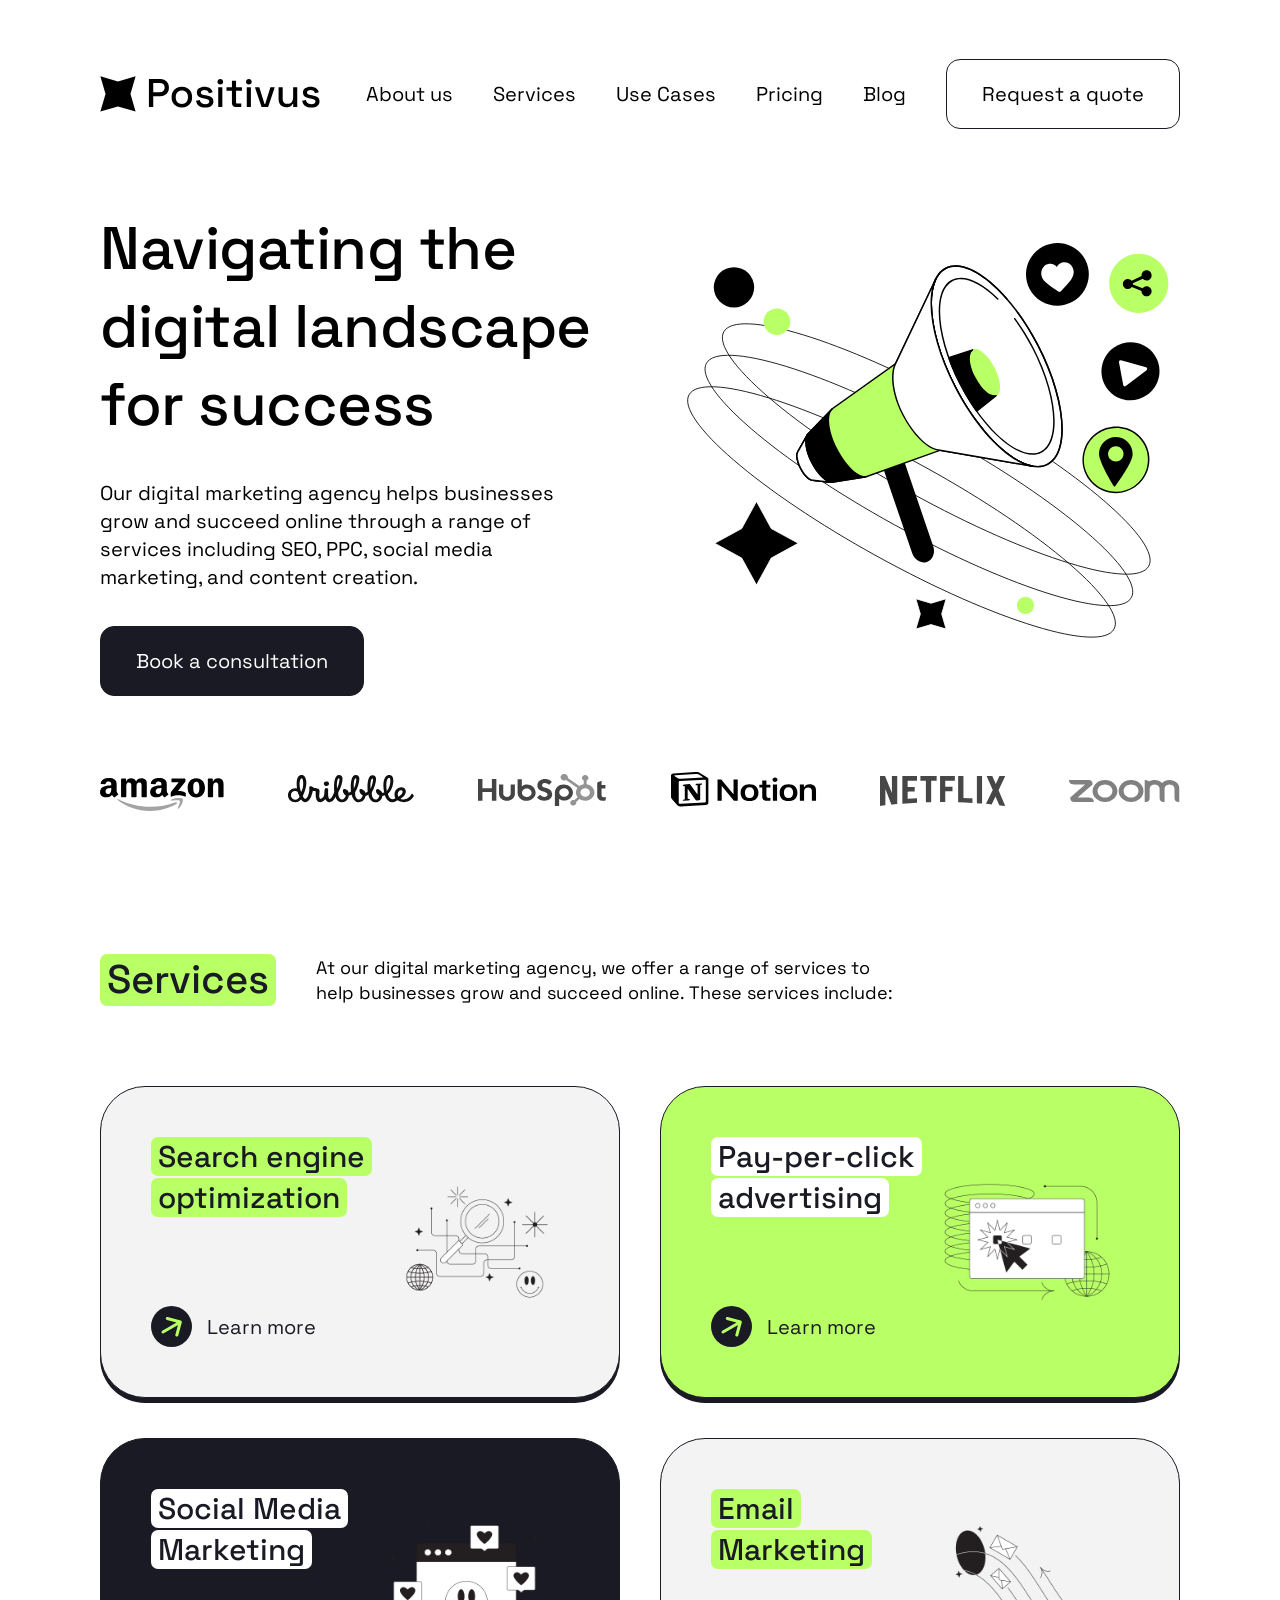
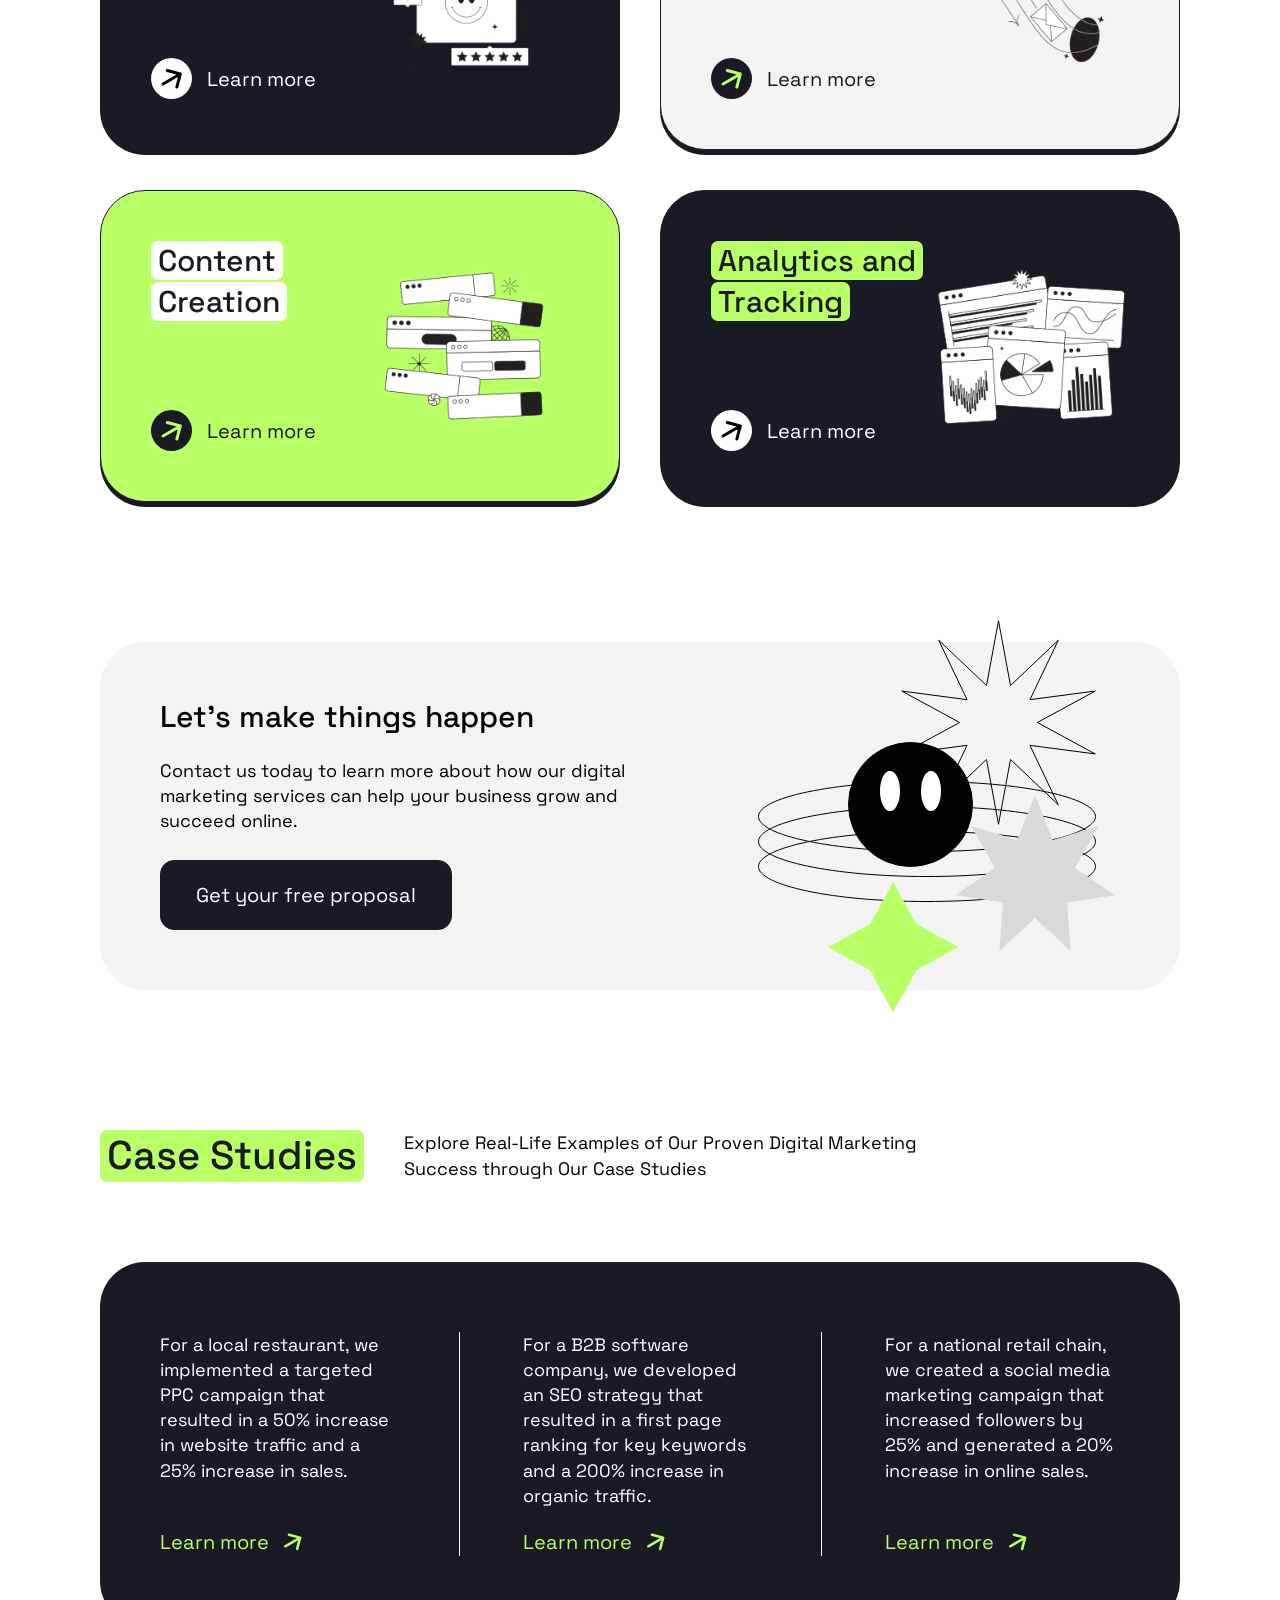
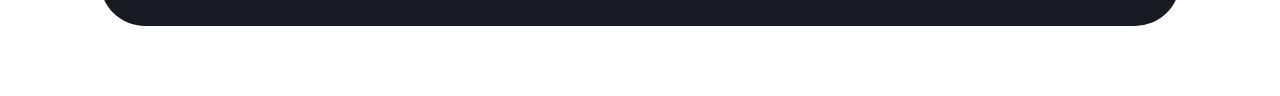
<file: parte-1/index.html>
<!doctype html>
<html lang="en">
  <head>
    <meta charset="UTF-8" />
    <meta name="viewport" content="width=device-width, initial-scale=1.0" />
    <meta
      name="description"
      content="Positivus — Digital marketing agency helping businesses grow and succeed online through SEO, PPC, social media marketing, and content creation."
    />
    <title>Positivus — Navigating the digital landscape for success</title>
    <link rel="preconnect" href="https://fonts.googleapis.com" />
    <link rel="preconnect" href="https://fonts.gstatic.com" crossorigin />
    <link
      href="https://fonts.googleapis.com/css2?family=Space+Grotesk:wght@400;500;700&display=swap"
      rel="stylesheet"
    />
    <link rel="stylesheet" href="css/base.css" />
    <link rel="stylesheet" href="css/header.css" />
    <link rel="stylesheet" href="css/hero.css" />
    <link rel="stylesheet" href="css/services.css" />
    <link rel="stylesheet" href="css/cta.css" />
    <link rel="stylesheet" href="css/case-studies.css" />
    <link rel="stylesheet" href="css/responsive.css" />
  </head>
  <body>
    <a class="skip-link" href="#main">Skip to content</a>

    <!-- ============ HEADER ============ -->
    <header class="header" role="banner">
      <div class="container header__inner">
        <a class="header__logo" href="#" aria-label="Positivus home">
          <img src="assets/logos/positivus.svg" alt="Positivus" />
        </a>

        <nav class="header__nav" aria-label="Primary">
          <button
            class="nav__toggle"
            aria-expanded="false"
            aria-controls="nav-menu"
            aria-label="Open menu"
          >
            <span></span><span></span><span></span>
          </button>
          <ul class="nav__list" id="nav-menu">
            <li><a href="#about">About us</a></li>
            <li><a href="#services">Services</a></li>
            <li><a href="#use-cases">Use Cases</a></li>
            <li><a href="#pricing">Pricing</a></li>
            <li><a href="#blog">Blog</a></li>
            <li>
              <a class="btn btn--secondary nav__cta" href="#contact"
                >Request a quote</a
              >
            </li>
          </ul>
        </nav>
      </div>
    </header>

    <main id="main">
      <!-- ============ HERO ============ -->
      <section class="hero" aria-labelledby="hero-title">
        <div class="container hero__inner">
          <div class="hero__text reveal">
            <h1 id="hero-title" class="hero__title">
              Navigating the digital landscape for success
            </h1>
            <p class="hero__desc">
              Our digital marketing agency helps businesses grow and succeed
              online through a range of services including SEO, PPC, social
              media marketing, and content creation.
            </p>
            <a href="#contact" class="btn btn--primary">Book a consultation</a>
          </div>

          <div class="hero__illustration reveal" aria-hidden="true">
            <img src="assets/hero/illustration.svg" alt="" />
          </div>
        </div>

        <!-- Company logos row -->
        <section class="container" aria-label="Trusted by leading companies">
          <ul class="logo-row">
            <li class="company-logo">
              <img src="assets/logos/amazon.svg" alt="Amazon" />
            </li>
            <li class="company-logo">
              <img src="assets/logos/dribbble.svg" alt="Dribbble" />
            </li>
            <li class="company-logo">
              <img src="assets/logos/hubspot.svg" alt="Hubspot" />
            </li>
            <li class="company-logo">
              <img src="assets/logos/notion.svg" alt="Notion" />
            </li>
            <li class="company-logo">
              <img src="assets/logos/netflix.svg" alt="Netflix" />
            </li>
            <li class="company-logo">
              <img src="assets/logos/zoom.svg" alt="Zoom" />
            </li>
          </ul>
        </section>
      </section>

      <!-- ============ SERVICES ============ -->
      <section class="services" id="services" aria-labelledby="services-title">
        <div class="container">
          <header class="section-heading reveal">
            <h2 id="services-title" class="section-heading__title">
              <span class="tag tag--green">Services</span>
            </h2>
            <p class="section-heading__desc">
              At our digital marketing agency, we offer a range of services to
              help businesses grow and succeed online. These services include:
            </p>
          </header>

          <div class="services__grid">
            <!-- Card 1: SEO (grey + green tag) -->
            <article class="service-card service-card--grey reveal">
              <div class="service-card__text">
                <h3 class="service-card__title">
                  <span class="tag tag--green">Search engine</span>
                  <span class="tag tag--green">optimization</span>
                </h3>
                <a href="#" class="service-link service-link--dark">
                  <img
                    alt=""
                    class="service-link__icon"
                    src="assets/services/service-arrow-black.svg"
                    aria-hidden="true"
                  />
                  <span>Learn more</span>
                </a>
              </div>
              <div class="service-card__illustration">
                <img src="assets/services/seo.png" alt="" loading="lazy" />
              </div>
            </article>

            <!-- Card 2: PPC (green + white tag) -->
            <article class="service-card service-card--green reveal">
              <div class="service-card__text">
                <h3 class="service-card__title">
                  <span class="tag tag--white">Pay-per-click</span>
                  <span class="tag tag--white">advertising</span>
                </h3>
                <a href="#" class="service-link service-link--dark">
                  <img
                    alt=""
                    class="service-link__icon"
                    src="assets/services/service-arrow-black.svg"
                    aria-hidden="true"
                  />
                  <span>Learn more</span>
                </a>
              </div>
              <div class="service-card__illustration">
                <img src="assets/services/ppc.png" alt="" loading="lazy" />
              </div>
            </article>

            <!-- Card 3: Social Media (dark + white tag) -->
            <article class="service-card service-card--dark reveal">
              <div class="service-card__text">
                <h3 class="service-card__title">
                  <span class="tag tag--white">Social Media</span>
                  <span class="tag tag--white">Marketing</span>
                </h3>
                <a href="#" class="service-link service-link--light">
                  <img
                    alt=""
                    class="service-link__icon"
                    src="assets/services/service-arrow-white.svg"
                    aria-hidden="true"
                  />
                  <span>Learn more</span>
                </a>
              </div>
              <div class="service-card__illustration">
                <img
                  src="assets/services/social-media.png"
                  alt=""
                  loading="lazy"
                />
              </div>
            </article>

            <!-- Card 4: Email Marketing (grey + green tag) -->
            <article class="service-card service-card--grey reveal">
              <div class="service-card__text">
                <h3 class="service-card__title">
                  <span class="tag tag--green">Email</span>
                  <span class="tag tag--green">Marketing</span>
                </h3>
                <a href="#" class="service-link service-link--dark">
                  <img
                    alt=""
                    class="service-link__icon"
                    src="assets/services/service-arrow-black.svg"
                    aria-hidden="true"
                  />
                  <span>Learn more</span>
                </a>
              </div>
              <div class="service-card__illustration">
                <img src="assets/services/email.png" alt="" loading="lazy" />
              </div>
            </article>

            <!-- Card 5: Content (dark + white tag) -->
            <article class="service-card service-card--green reveal">
              <div class="service-card__text">
                <h3 class="service-card__title">
                  <span class="tag tag--white">Content</span>
                  <span class="tag tag--white">Creation</span>
                </h3>
                <a href="#" class="service-link service-link--dark">
                  <img
                    alt=""
                    class="service-link__icon"
                    src="assets/services/service-arrow-black.svg"
                    aria-hidden="true"
                  />
                  <span>Learn more</span>
                </a>
              </div>
              <div class="service-card__illustration">
                <img src="assets/services/content.png" alt="" loading="lazy" />
              </div>
            </article>

            <!-- Card 6: Analytics (dark + green tag) -->
            <article class="service-card service-card--dark reveal">
              <div class="service-card__text">
                <h3 class="service-card__title">
                  <span class="tag tag--green">Analytics and</span>
                  <span class="tag tag--green">Tracking</span>
                </h3>
                <a href="#" class="service-link service-link--light">
                  <img
                    alt=""
                    class="service-link__icon"
                    src="assets/services/service-arrow-white.svg"
                    aria-hidden="true"
                  />
                  <span>Learn more</span>
                </a>
              </div>
              <div class="service-card__illustration">
                <img
                  src="assets/services/analytics.png"
                  alt=""
                  loading="lazy"
                />
              </div>
            </article>
          </div>
        </div>
      </section>

      <!-- ============ CTA: Let's make things happen ============ -->
      <section class="cta" id="contact" aria-labelledby="cta-title">
        <div class="container">
          <div class="cta__card reveal">
            <div class="cta__text">
              <h2 id="cta-title" class="cta__title">
                Let's make things happen
              </h2>
              <p class="cta__desc">
                Contact us today to learn more about how our digital marketing
                services can help your business grow and succeed online.
              </p>
              <a href="#" class="btn btn--primary">Get your free proposal</a>
            </div>
            <div class="cta__illustration" aria-hidden="true">
              <img src="assets/make-happen/Illustration.svg" alt="" />
            </div>
          </div>
        </div>
      </section>

      <!-- ============ CASE STUDIES ============ -->
      <section
        class="case-studies"
        id="case-studies"
        aria-labelledby="case-title"
      >
        <div class="container">
          <header class="section-heading reveal">
            <h2 id="case-title" class="section-heading__title">
              <span class="tag tag--green">Case Studies</span>
            </h2>
            <p class="section-heading__desc">
              Explore Real-Life Examples of Our Proven Digital Marketing Success
              through Our Case Studies
            </p>
          </header>

          <div class="case-studies__card reveal">
            <article class="case-study">
              <p class="case-study__text">
                For a local restaurant, we implemented a targeted PPC campaign
                that resulted in a 50% increase in website traffic and a 25%
                increase in sales.
              </p>
              <a href="#" class="case-link">
                <span>Learn more</span>
                <img
                  alt=""
                  class="case-study__icon"
                  src="assets/case-studies/arrow-icon.svg"
                  aria-hidden="true"
                />
              </a>
            </article>

            <article class="case-study">
              <p class="case-study__text">
                For a B2B software company, we developed an SEO strategy that
                resulted in a first page ranking for key keywords and a 200%
                increase in organic traffic.
              </p>
              <a href="#" class="case-link">
                <span>Learn more</span>
                <img
                  alt=""
                  class="case-study__icon"
                  src="assets/case-studies/arrow-icon.svg"
                  aria-hidden="true"
                />
              </a>
            </article>

            <article class="case-study">
              <p class="case-study__text">
                For a national retail chain, we created a social media marketing
                campaign that increased followers by 25% and generated a 20%
                increase in online sales.
              </p>
              <a href="#" class="case-link">
                <span>Learn more</span>
                <img
                  alt=""
                  class="case-study__icon"
                  src="assets/case-studies/arrow-icon.svg"
                  aria-hidden="true"
                />
              </a>
            </article>
          </div>
        </div>
      </section>
    </main>

    <script src="js/main.js" defer></script>
  </body>
</html>
</file>
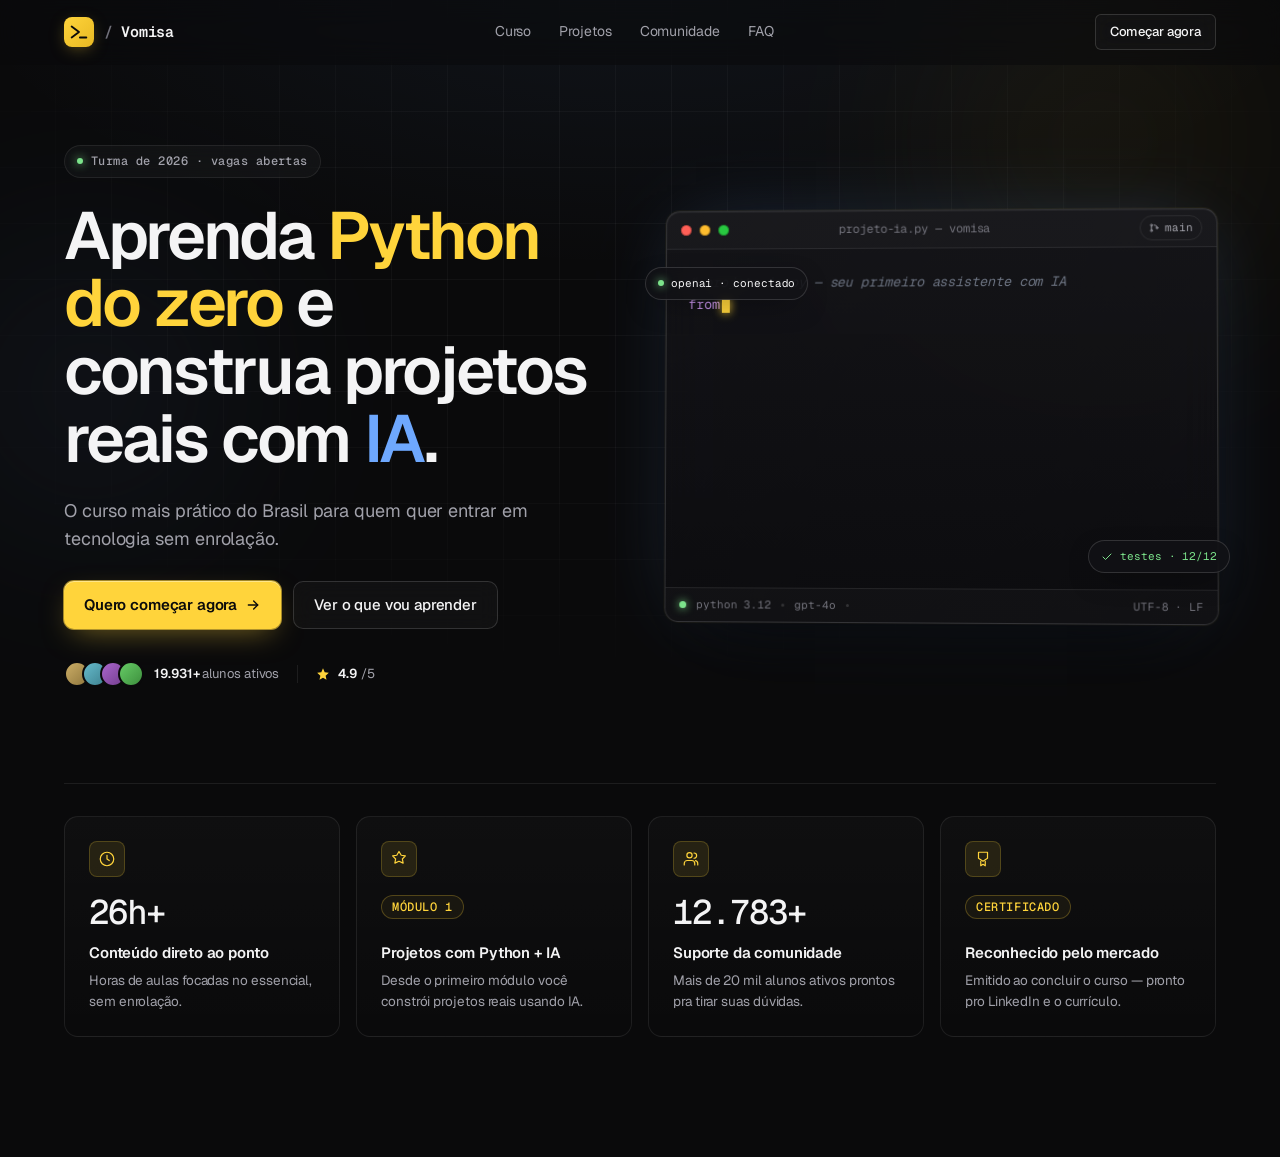
<file: parte-2/index.html>
<!doctype html>
<html lang="pt-BR">
  <head>
    <meta charset="utf-8" />
    <meta name="viewport" content="width=device-width,initial-scale=1" />
    <title>
      Vomisa — Aprenda Python do zero e construa projetos reais com IA
    </title>
    <meta
      name="description"
      content="O curso mais prático do Brasil para entrar em tecnologia sem enrolação. +40h de conteúdo, projetos com Python + IA desde o módulo 1, comunidade com +20.000 alunos e certificado reconhecido pelo mercado."
    />
    <meta name="theme-color" content="#0A0A0B" />
    <meta name="robots" content="index,follow" />
    <link rel="canonical" href="https://vomisa.com.br/" />

    <!-- Open Graph -->
    <meta property="og:type" content="website" />
    <meta property="og:site_name" content="Vomisa" />
    <meta property="og:title" content="Vomisa — Python do zero com IA" />
    <meta
      property="og:description"
      content="Aprenda Python construindo projetos reais com IA. +40h, comunidade ativa e certificado reconhecido."
    />
    <meta property="og:locale" content="pt_BR" />

    <!-- Twitter -->
    <meta name="twitter:card" content="summary_large_image" />
    <meta name="twitter:title" content="Vomisa — Python do zero com IA" />
    <meta
      name="twitter:description"
      content="Aprenda Python construindo projetos reais com IA."
    />

    <!-- Fonts -->
    <link rel="preconnect" href="https://fonts.googleapis.com" />
    <link rel="preconnect" href="https://fonts.gstatic.com" crossorigin />
    <link
      href="https://fonts.googleapis.com/css2?family=Geist:wght@300;400;500;600;700&family=Geist+Mono:wght@400;500;600&display=swap"
      rel="stylesheet"
    />

    <!-- Styles -->
    <link rel="stylesheet" href="css/base.css" />
    <link rel="stylesheet" href="css/header.css" />
    <link rel="stylesheet" href="css/hero.css" />
    <link rel="stylesheet" href="css/responsive.css" />

    <!-- Structured data -->
    <script type="application/ld+json">
      {
        "@context": "https://schema.org",
        "@type": "Course",
        "name": "Python do zero com IA",
        "description": "Curso prático para entrar em tecnologia aprendendo Python e construindo projetos reais com IA.",
        "provider": {
          "@type": "Organization",
          "name": "Vomisa",
          "sameAs": "https://vomisa.com.br"
        },
        "inLanguage": "pt-BR"
      }
    </script>
  </head>
  <body>
    <!-- Background layer -->
    <div class="bg" aria-hidden="true">
      <div class="bg__grid"></div>
      <div class="bg__glow bg__glow--1"></div>
      <div class="bg__glow bg__glow--2"></div>
    </div>

    <!-- Header -->
    <header class="header" role="banner">
      <div class="container header__inner">
        <a href="" class="brand" aria-label="Vomisa, página inicial">
          <span class="brand__mark" aria-hidden="true">
            <svg
              viewBox="0 0 24 24"
              width="22"
              height="22"
              fill="none"
              stroke="currentColor"
              stroke-width="2"
              stroke-linecap="round"
              stroke-linejoin="round"
            >
              <path d="M4 6l8 6-8 6" />
              <path d="M13 18h7" />
            </svg>
          </span>
          <span class="brand__name">Vomisa</span>
        </a>

        <nav class="nav" id="nav-menu" aria-label="Principal">
          <a href="#">Curso</a>
          <a href="#">Projetos</a>
          <a href="#">Comunidade</a>
          <a href="#">FAQ</a>
        </nav>

        <div class="header__cta">
          <a href="#comecar" class="btn btn--ghost btn--sm">Começar agora</a>
          <button
            class="nav__toggle"
            type="button"
            aria-expanded="false"
            aria-controls="nav-menu"
            aria-label="Abrir menu"
          >
            <span></span><span></span><span></span>
          </button>
        </div>
      </div>
    </header>

    <main>
      <!-- Hero -->
      <section class="hero" id="curso">
        <div class="container hero__grid">
          <div class="hero__copy">
            <span class="eyebrow reveal" data-reveal>
              <span class="eyebrow__dot"></span>
              Turma de 2026 · vagas abertas
            </span>

            <h1 class="hero__title reveal" data-reveal data-reveal-delay="60">
              Aprenda <span class="accent">Python do zero</span> e construa
              projetos reais com <span class="accent accent--blue">IA</span>.
            </h1>

            <p class="hero__sub reveal" data-reveal data-reveal-delay="120">
              O curso mais prático do Brasil para quem quer entrar em tecnologia
              sem enrolação.
            </p>

            <div class="hero__ctas reveal" data-reveal data-reveal-delay="180">
              <a href="#comecar" class="btn btn--primary">
                <span>Quero começar agora</span>
                <svg
                  viewBox="0 0 24 24"
                  width="16"
                  height="16"
                  fill="none"
                  stroke="currentColor"
                  stroke-width="2"
                  stroke-linecap="round"
                  stroke-linejoin="round"
                  aria-hidden="true"
                >
                  <path d="M5 12h14" />
                  <path d="M13 6l6 6-6 6" />
                </svg>
              </a>
              <a href="#curriculo" class="btn btn--ghost">
                Ver o que vou aprender
              </a>
            </div>

            <ul
              class="hero__meta reveal"
              data-reveal
              data-reveal-delay="240"
              aria-label="Prova social"
            >
              <li>
                <span class="avatars" aria-hidden="true">
                  <span class="avatars__item" style="--h: 42"></span>
                  <span class="avatars__item" style="--h: 190"></span>
                  <span class="avatars__item" style="--h: 280"></span>
                  <span class="avatars__item" style="--h: 120"></span>
                </span>
                <span
                  ><strong data-counter data-to="20000" data-suffix="+"
                    >0</strong
                  >
                  alunos ativos</span
                >
              </li>
              <li aria-hidden="true" class="hero__meta-sep"></li>
              <li>
                <span class="stars" aria-label="Avaliação 4.9 de 5">
                  <svg
                    viewBox="0 0 24 24"
                    width="14"
                    height="14"
                    fill="currentColor"
                    aria-hidden="true"
                  >
                    <path
                      d="M12 2l2.9 6.9L22 10l-5.5 4.8L18 22l-6-3.6L6 22l1.5-7.2L2 10l7.1-1.1z"
                    />
                  </svg>
                  <strong>4.9</strong><span class="muted">/5</span>
                </span>
              </li>
            </ul>
          </div>

          <!-- Terminal -->
          <div
            class="hero__terminal reveal"
            data-reveal
            data-reveal-delay="300"
            aria-hidden="true"
          >
            <div class="terminal" role="presentation">
              <div class="terminal__bar">
                <span class="terminal__dot terminal__dot--r"></span>
                <span class="terminal__dot terminal__dot--y"></span>
                <span class="terminal__dot terminal__dot--g"></span>
                <span class="terminal__title">projeto-ia.py — vomisa</span>
                <span class="terminal__branch">
                  <svg
                    viewBox="0 0 24 24"
                    width="11"
                    height="11"
                    fill="none"
                    stroke="currentColor"
                    stroke-width="2"
                    stroke-linecap="round"
                    stroke-linejoin="round"
                  >
                    <circle cx="6" cy="6" r="2" />
                    <circle cx="6" cy="18" r="2" />
                    <circle cx="18" cy="12" r="2" />
                    <path d="M6 8v8" />
                    <path d="M18 10c0-3-4-4-6-4" />
                  </svg>
                  main
                </span>
              </div>

              <div class="terminal__body">
                <pre
                  class="terminal__code"
                  id="term-code"
                  aria-hidden="true"
                ></pre>
              </div>

              <div class="terminal__status">
                <span class="status__led"></span>
                <span>python 3.12</span>
                <span class="status__sep"></span>
                <span>gpt-4o</span>
                <span class="status__sep"></span>
                <span class="status__right">UTF-8 · LF</span>
              </div>
            </div>

            <!-- floating chips -->
            <span class="chip chip--1" aria-hidden="true">
              <span class="chip__dot"></span> openai · conectado
            </span>
            <span class="chip chip--2" aria-hidden="true">
              <svg
                viewBox="0 0 24 24"
                width="12"
                height="12"
                fill="none"
                stroke="currentColor"
                stroke-width="2"
                stroke-linecap="round"
                stroke-linejoin="round"
              >
                <polyline points="20 6 9 17 4 12" />
              </svg>
              testes · 12/12
            </span>
          </div>
        </div>

        <!-- Feature cards (substituindo os bullets) -->
        <div class="container">
          <ul class="features">
            <li class="feature reveal" data-reveal data-reveal-delay="100">
              <div class="feature__icon" aria-hidden="true">
                <svg
                  viewBox="0 0 24 24"
                  width="18"
                  height="18"
                  fill="none"
                  stroke="currentColor"
                  stroke-width="1.6"
                  stroke-linecap="round"
                  stroke-linejoin="round"
                >
                  <circle cx="12" cy="12" r="9" />
                  <path d="M12 7v5l3 2" />
                </svg>
              </div>
              <div class="feature__num">
                <strong data-counter data-to="40" data-suffix="h+">0</strong>
              </div>
              <h3 class="feature__title">Conteúdo direto ao ponto</h3>
              <p class="feature__desc">
                Horas de aulas focadas no essencial, sem enrolação.
              </p>
            </li>

            <li class="feature reveal" data-reveal data-reveal-delay="180">
              <div class="feature__icon" aria-hidden="true">
                <svg
                  viewBox="0 0 24 24"
                  width="18"
                  height="18"
                  fill="none"
                  stroke="currentColor"
                  stroke-width="1.6"
                  stroke-linecap="round"
                  stroke-linejoin="round"
                >
                  <path
                    d="M12 2l3 5 5.5.8L16.5 12l1 5.5L12 15l-5.5 2.5 1-5.5L3.5 7.8 9 7z"
                  />
                </svg>
              </div>
              <div class="feature__num">
                <span class="feature__label">Módulo 1</span>
              </div>
              <h3 class="feature__title">Projetos com Python + IA</h3>
              <p class="feature__desc">
                Desde o primeiro módulo você constrói projetos reais usando IA.
              </p>
            </li>

            <li class="feature reveal" data-reveal data-reveal-delay="260">
              <div class="feature__icon" aria-hidden="true">
                <svg
                  viewBox="0 0 24 24"
                  width="18"
                  height="18"
                  fill="none"
                  stroke="currentColor"
                  stroke-width="1.6"
                  stroke-linecap="round"
                  stroke-linejoin="round"
                >
                  <path d="M17 20v-2a4 4 0 0 0-4-4H7a4 4 0 0 0-4 4v2" />
                  <circle cx="10" cy="7" r="3.5" />
                  <path d="M21 20v-2a4 4 0 0 0-3-3.9" />
                  <path d="M16 4a3.5 3.5 0 0 1 0 7" />
                </svg>
              </div>
              <div class="feature__num">
                <strong data-counter data-to="20000" data-suffix="+">0</strong>
              </div>
              <h3 class="feature__title">Suporte da comunidade</h3>
              <p class="feature__desc">
                Mais de 20 mil alunos ativos prontos pra tirar suas dúvidas.
              </p>
            </li>

            <li class="feature reveal" data-reveal data-reveal-delay="340">
              <div class="feature__icon" aria-hidden="true">
                <svg
                  viewBox="0 0 24 24"
                  width="18"
                  height="18"
                  fill="none"
                  stroke="currentColor"
                  stroke-width="1.6"
                  stroke-linecap="round"
                  stroke-linejoin="round"
                >
                  <path d="M6 3h12v8l-6 4-6-4z" />
                  <path d="M9 15v6l3-2 3 2v-6" />
                </svg>
              </div>
              <div class="feature__num">
                <span class="feature__label">Certificado</span>
              </div>
              <h3 class="feature__title">Reconhecido pelo mercado</h3>
              <p class="feature__desc">
                Emitido ao concluir o curso — pronto pro LinkedIn e o currículo.
              </p>
            </li>
          </ul>
        </div>
      </section>
    </main>

    <script src="js/main.js" defer></script>
  </body>
</html>
</file>
<file: parte-1/css/base.css>
/* ============ DESIGN TOKENS ============ */
:root {
  --color-dark: #191a23;
  --color-green: #b9ff66;
  --color-grey: #f3f3f3;
  --color-white: #ffffff;
  --color-text: #000000;
  --anchor-offset: 152px;

  --font-sans:
    "Space Grotesk", -apple-system, BlinkMacSystemFont, "Segoe UI", Roboto,
    sans-serif;

  --radius-card: 45px;
  --radius-btn: 14px;
  --radius-tag: 7px;

  --shadow-card: 0 5px 0 0 var(--color-dark);

  --container-max: 1240px;
  --container-pad-desktop: 100px;
  --container-pad-tablet: 60px;
  --container-pad-mobile: 20px;
}

/* ============ RESET ============ */
*,
*::before,
*::after {
  box-sizing: border-box;
}

html {
  scroll-behavior: smooth;
  scroll-padding-top: var(--anchor-offset);
}

[id] {
  scroll-margin-top: var(--anchor-offset);
}

body {
  margin: 0;
  font-family: var(--font-sans);
  font-size: 18px;
  line-height: 1.5;
  color: var(--color-text);
  background: var(--color-white);
  -webkit-font-smoothing: antialiased;
  -moz-osx-font-smoothing: grayscale;
}

h1,
h2,
h3,
h4,
h5,
h6,
p {
  margin: 0;
}

a {
  color: inherit;
  text-decoration: none;
}

img,
svg {
  display: block;
  max-width: 100%;
}

button {
  font: inherit;
  color: inherit;
  background: none;
  border: 0;
  cursor: pointer;
  padding: 0;
}

ul {
  list-style: none;
  margin: 0;
  padding: 0;
}

/* ============ LAYOUT ============ */
.container {
  width: 100%;
  max-width: calc(var(--container-max) + var(--container-pad-desktop) * 2);
  margin: 0 auto;
  padding: 0 var(--container-pad-desktop);
}

/* Skip link for a11y */
.skip-link {
  position: absolute;
  left: -9999px;
  top: 0;
  background: var(--color-dark);
  color: var(--color-white);
  padding: 8px 16px;
  z-index: 1000;
}
.skip-link:focus {
  left: 0;
}

/* ============ BUTTONS ============ */
.btn {
  display: inline-flex;
  align-items: center;
  justify-content: center;
  padding: 20px 35px;
  border-radius: var(--radius-btn);
  font-family: var(--font-sans);
  font-size: 20px;
  line-height: 28px;
  font-weight: 400;
  text-align: center;
  transition:
    transform 0.15s ease,
    box-shadow 0.15s ease,
    opacity 0.15s ease,
    background-color 0.15s ease,
    color 0.15s ease;
  border: 1px solid transparent;

  &:active {
    opacity: 0.8;
  }
}

.btn--primary {
  background: var(--color-dark);
  color: var(--color-white);
  border-color: var(--color-dark);
}
.btn--primary:hover,
.btn--primary:focus-visible {
  background: var(--color-green);
  color: var(--color-dark);
  transform: translateY(-2px);
  box-shadow: 0 6px 0 0 var(--color-dark);
  outline: none;
}

.btn--secondary {
  background: transparent;
  color: var(--color-dark);
  border-color: var(--color-dark);
}
.btn--secondary:hover,
.btn--secondary:focus-visible {
  background: var(--color-dark);
  color: var(--color-white);
  transform: translateY(-2px);
  outline: none;
}

/* ============ TAGS (green/white highlighted text) ============ */
.tag {
  display: inline-block;
  padding: 0 7px;
  border-radius: var(--radius-tag);
  font-family: var(--font-sans);
  font-weight: 500;
  font-size: 40px;
  line-height: 1.3;
  color: var(--color-dark);
}
.tag--green {
  background: var(--color-green);
}
.tag--white {
  background: var(--color-white);
}

/* ============ SECTION HEADING ============ */
.section-heading {
  display: flex;
  flex-direction: row;
  gap: 40px;
  align-items: center;
  margin-bottom: 80px;
}

.section-heading__title {
  margin: 0;
  font-family: var(--font-sans);
  font-weight: 500;
  font-size: 40px;
  line-height: 1;
  flex-shrink: 0;
}

.section-heading__desc {
  font-family: var(--font-sans);
  font-size: 18px;
  line-height: 1.4;
  color: var(--color-text);
  max-width: 580px;
}

/* ============ REVEAL ANIMATION ============ */
.reveal {
  opacity: 0;
  transform: translateY(24px);
  transition:
    opacity 0.7s ease,
    transform 0.7s ease;
}
.reveal.is-visible {
  opacity: 1;
  transform: translateY(0);
}
@media (prefers-reduced-motion: reduce) {
  .reveal {
    opacity: 1;
    transform: none;
    transition: none;
  }
  html {
    scroll-behavior: auto;
  }
}
</file>
<file: parte-1/css/header.css>
/* ============ HEADER ============ */
.header {
  position: sticky;
  top: 0;
  z-index: 50;
  background: var(--color-white);
  padding: 60px 0 12px;
}

.header__inner {
  display: flex;
  flex-direction: row;
  justify-content: space-between;
  align-items: center;
  gap: 40px;
  height: 68px;
}

.header__logo {
  display: inline-flex;
  align-items: center;
  gap: 12px;
  flex-shrink: 0;
}

/* ============ NAV ============ */
.header__nav {
  display: flex;
  align-items: center;
}

.nav__list {
  display: flex;
  flex-direction: row;
  gap: 40px;
  align-items: center;
}

.nav__list a {
  font-family: var(--font-sans);
  font-size: 20px;
  line-height: 28px;
  color: var(--color-text);
  position: relative;
}

.nav__list a:not(.nav__cta):hover,
.nav__list a:not(.nav__cta):focus-visible {
  text-decoration: underline;
  text-underline-offset: 6px;
  text-decoration-thickness: 2px;
  outline: none;
}

/* Mobile toggle */
.nav__toggle {
  display: none;
  width: 44px;
  height: 44px;
  flex-direction: column;
  justify-content: center;
  align-items: center;
  gap: 5px;
  border-radius: 8px;
}
.nav__toggle span {
  display: block;
  width: 24px;
  height: 2.5px;
  background: var(--color-dark);
  border-radius: 2px;
  transition:
    transform 0.25s ease,
    opacity 0.25s ease;
}
.nav__toggle[aria-expanded="true"] span:nth-child(1) {
  transform: translateY(7.5px) rotate(45deg);
}
.nav__toggle[aria-expanded="true"] span:nth-child(2) {
  opacity: 0;
}
.nav__toggle[aria-expanded="true"] span:nth-child(3) {
  transform: translateY(-7.5px) rotate(-45deg);
}
</file>
<file: parte-1/css/hero.css>
/* ============ HERO ============ */
.hero {
  padding: 70px 0 70px;
}

.hero__inner {
  display: grid;
  grid-template-columns: minmax(0, 531px) minmax(0, 600px);
  gap: 48px;
  align-items: center;
  margin-bottom: 70px;
}

.hero__text {
  display: flex;
  flex-direction: column;
  gap: 35px;
  max-width: 531px;
}

.hero__title {
  font-family: var(--font-sans);
  font-weight: 500;
  font-size: 60px;
  line-height: 1.3;
  color: var(--color-text);
  letter-spacing: -0.5px;
}

.hero__desc {
  font-family: var(--font-sans);
  font-size: 20px;
  line-height: 28px;
  color: var(--color-text);
  max-width: 498px;
}

.hero__text .btn {
  align-self: flex-start;
}

/* Illustration */
.hero__illustration {
  position: relative;
  width: 100%;
  max-width: 600px;
  aspect-ratio: 600 / 515;
  justify-self: end;
}

/* ============ COMPANY LOGOS ROW ============ */

.logo-row {
  display: flex;
  flex-direction: row;
  justify-content: space-between;
  align-items: center;
  gap: 32px;
  flex-wrap: wrap;
  min-height: 48px;
}

.company-logo {
  filter: grayscale(100%);
  transition: opacity 0.25s ease;

  &:hover {
    opacity: 0.8;
  }
}
</file>
<file: parte-1/css/services.css>
/* ============ SERVICES ============ */
.services {
  padding: 70px 0;
}

.services__grid {
  display: grid;
  grid-template-columns: 1fr 1fr;
  gap: 40px;
}

.service-card {
  position: relative;
  display: flex;
  flex-direction: row;
  justify-content: space-between;
  align-items: center;
  padding: 50px;
  min-height: 310px;
  border-radius: var(--radius-card);
  border: 1px solid var(--color-dark);
  box-shadow: var(--shadow-card);
  overflow: hidden;
  transition: transform .25s ease, box-shadow .25s ease;
}
.service-card:hover {
  transform: translate(-2px, -3px);
  box-shadow: 0 8px 0 0 var(--color-dark);
}

.service-card--grey  { background: var(--color-grey); }
.service-card--green { background: var(--color-green); }
.service-card--dark  { background: var(--color-dark); }

.service-card__text {
  display: flex;
  flex-direction: column;
  justify-content: space-between;
  gap: 24px;
  flex: 0 0 auto;
  min-height: 210px;
}

.service-card__title {
  display: flex;
  flex-direction: column;
  align-items: flex-start;
  gap: 2px;
  margin: 0;
  font-size: 0; /* nuke whitespace, tags set their own */
}
.service-card__title .tag {
  font-size: 30px;
  line-height: 1.3;
  padding: 0 7px;
}

.service-card__illustration {
  width: 210px;
  height: 210px;
  display: flex;
  align-items: center;
  justify-content: center;
  flex-shrink: 0;
}
.service-card__illustration img {
  max-width: 100%;
  max-height: 100%;
  object-fit: contain;
}

/* "Learn more" link at bottom-left of card */
.service-link {
  display: inline-flex;
  align-items: center;
  gap: 15px;
  font-family: var(--font-sans);
  font-size: 20px;
  line-height: 28px;
}
.service-link__icon {
  width: 41px;
  height: 41px;
  display: inline-block;
  flex-shrink: 0;
  transition: transform .25s ease;
}
.service-link:hover .service-link__icon,
.service-link:focus-visible .service-link__icon {
  transform: rotate(-15deg);
}

.service-link--dark  { color: var(--color-dark); }
.service-link--light { color: var(--color-white); }
</file>
<file: parte-1/css/cta.css>
/* ============ CTA: Let's make things happen ============ */
.cta {
  padding: 70px 0;
}

.cta__card {
  position: relative;
  background: var(--color-grey);
  border-radius: var(--radius-card);
  padding: 60px;
  display: grid;
  grid-template-columns: minmax(0, 500px) minmax(0, 1fr);
  gap: 60px;
  align-items: center;
  min-height: 347px;
}

.cta__text {
  display: flex;
  flex-direction: column;
  gap: 26px;
}

.cta__title {
  font-family: var(--font-sans);
  font-weight: 500;
  font-size: 30px;
  line-height: 1;
  color: var(--color-text);
}

.cta__desc {
  font-family: var(--font-sans);
  font-size: 18px;
  line-height: 1.4;
  color: var(--color-text);
  max-width: 500px;
}

.cta__text .btn {
  align-self: flex-start;
}

.cta__illustration {
  position: absolute;
  right: 0;
  top: 0;
  bottom: 0;
  width: 500px;
  max-width: 45%;
  display: flex;
  align-items: center;
  justify-content: center;
  pointer-events: none;
}
</file>
<file: parte-1/css/case-studies.css>
/* ============ CASE STUDIES ============ */
.case-studies {
  padding: 70px 0;
}

.case-studies__card {
  background: var(--color-dark);
  border-radius: var(--radius-card);
  padding: 70px 60px;
  display: flex;
  flex-direction: row;
  gap: 64px;
  align-items: stretch;
}

.case-study {
  flex: 1 1 0;
  min-width: 0;
  position: relative;
  display: flex;
  flex-direction: column;
  justify-content: space-between;
  gap: 20px;
  min-height: 186px;
}
.case-study + .case-study {
  padding-left: 64px;
}
.case-study + .case-study::before {
  content: "";
  position: absolute;
  left: 0;
  top: 0;
  bottom: 0;
  width: 1px;
  background: var(--color-white);
}

.case-study__text {
  font-family: var(--font-sans);
  font-size: 18px;
  line-height: 1.4;
  color: var(--color-white);
}

.case-link {
  display: inline-flex;
  align-items: center;
  gap: 15px;
  font-family: var(--font-sans);
  font-size: 20px;
  line-height: 28px;
  color: var(--color-green);
  align-self: flex-start;
  transition: gap 0.2s ease;
}
.case-link:hover,
.case-link:focus-visible {
  gap: 22px;
  outline: none;
}
.case-link img {
  width: 18px;
  height: 18px;
}
</file>
<file: parte-1/css/responsive.css>
/* ============ RESPONSIVE ============ */

/* Tablet: 768-1199 */
@media (max-width: 1199px) {
  :root {
    --anchor-offset: 132px;
  }

  .container {
    padding: 0 var(--container-pad-tablet);
  }

  .header {
    padding-top: 40px;
  }

  /* Hide desktop nav, show toggle */
  .nav__toggle {
    display: flex;
  }

  .nav__list {
    position: fixed;
    inset: 128px 24px auto 24px;
    background: var(--color-white);
    border: 1px solid var(--color-dark);
    border-radius: 18px;
    padding: 24px;
    flex-direction: column;
    align-items: stretch;
    gap: 18px;
    box-shadow: var(--shadow-card);
    transform: translateY(-24px);
    opacity: 0;
    pointer-events: none;
    visibility: hidden;
    transition:
      transform 0.25s ease,
      opacity 0.25s ease;
    z-index: 60;
  }
  .nav__list.is-open {
    transform: translateY(0);
    opacity: 1;
    pointer-events: auto;
    visibility: visible;
  }
  .nav__list a {
    font-size: 18px;
    display: block;
    padding: 6px 0;
  }
  .nav__cta {
    margin-top: 8px;
    padding: 14px 24px;
    font-size: 18px;
    justify-content: center;
  }

  .hero {
    padding: 40px 0 40px;
  }
  .hero__inner {
    grid-template-columns: 1fr;
    gap: 40px;
    margin-bottom: 60px;
  }
  .hero__illustration {
    justify-self: center;
    max-width: 500px;
  }
  .hero__title {
    font-size: 46px;
  }
  .hero__desc {
    font-size: 18px;
    line-height: 26px;
  }

  .section-heading {
    margin-bottom: 60px;
  }
  .section-heading__title {
    font-size: 36px;
  }
  .tag {
    font-size: 36px;
  }

  .services__grid {
    grid-template-columns: 1fr;
    gap: 30px;
  }

  .service-card {
    padding: 50px;
    min-height: 310px;
  }
  .service-card__title .tag {
    font-size: 30px;
  }

  .cta__card {
    grid-template-columns: 1fr;
    padding: 50px;
  }
  .cta__illustration {
    position: relative;
    width: 300px;
    max-width: 100%;
    margin: 0 auto;
  }

  .case-studies__card {
    padding: 50px 40px;
    gap: 40px;
  }
  .case-study + .case-study {
    padding-left: 40px;
  }

  .logo-row {
    gap: 24px;
    justify-content: space-around;
  }
}

/* Mobile: <768 */
@media (max-width: 767px) {
  :root {
    --anchor-offset: 104px;
  }
  .container {
    padding: 0 var(--container-pad-mobile);
  }

  .header {
    padding-top: 24px;
  }
  .header__inner {
    height: 56px;
  }

  .nav__list {
    inset: 92px 16px auto 16px;
  }

  .hero {
    padding: 24px 0 40px;
  }
  .hero__inner {
    gap: 30px;
    margin-bottom: 40px;
  }
  .hero__title {
    font-size: 36px;
    line-height: 1.1;
  }
  .hero__desc {
    font-size: 16px;
    line-height: 24px;
  }

  .hero__text .btn {
    align-self: stretch;
    font-size: 16px;
    padding: 16px 24px;
  }

  .hero__illustration {
    max-width: 100%;
  }

  .section-heading {
    flex-direction: column;
    align-items: flex-start;
    gap: 20px;
    margin-bottom: 40px;
  }
  .section-heading__title {
    font-size: 30px;
  }
  .tag {
    font-size: 30px;
    padding: 0 5px;
  }

  .service-card {
    flex-direction: column-reverse;
    padding: 30px;
    gap: 20px;
    min-height: 0;
  }
  .service-card__text {
    width: 100%;
    min-height: 0;
    flex-direction: column;
    gap: 20px;
  }
  .service-card__title .tag {
    font-size: 26px;
  }
  .service-card__illustration {
    width: 160px;
    height: 160px;
    margin-left: auto;
  }

  .cta {
    padding: 30px 0;
  }
  .cta__card {
    padding: 30px;
    gap: 30px;
    min-height: 0;
  }
  .cta__title {
    font-size: 24px;
  }
  .cta__desc {
    font-size: 16px;
  }
  .cta__text .btn {
    align-self: stretch;
    font-size: 16px;
    padding: 16px 24px;
  }
  .cta__illustration {
    width: 220px;
  }

  .case-studies {
    padding: 30px 0;
  }
  .case-studies__card {
    flex-direction: column;
    padding: 40px 30px;
    gap: 30px;
  }
  .case-study + .case-study {
    padding-left: 0;
    padding-top: 30px;
  }
  .case-study + .case-study::before {
    inset: 0 0 auto 0;
    width: 100%;
    height: 1px;
  }
  .case-study__text {
    font-size: 16px;
  }
}

/* Very small: <420 */
@media (max-width: 419px) {
  .hero__title {
    font-size: 30px;
  }
  .section-heading__title {
    font-size: 26px;
  }
  .tag {
    font-size: 26px;
  }
}
</file>
<file: parte-2/css/base.css>
/* ============================================================
   base.css — tokens, reset, tipografia, background, utilitários
   ============================================================ */

:root {
  /* Surfaces */
  --bg-0: #0A0A0B;
  --bg-1: #0F0F11;
  --bg-2: #141418;
  --surface: rgba(255, 255, 255, 0.03);
  --surface-2: rgba(255, 255, 255, 0.05);
  --border: rgba(255, 255, 255, 0.08);
  --border-strong: rgba(255, 255, 255, 0.14);

  /* Text */
  --fg: #F4F4F5;
  --fg-muted: #A1A1AA;
  --fg-dim: #71717A;

  /* Accents */
  --accent-yellow: #FFD43B; /* Python yellow */
  --accent-blue:   #6EA8FE; /* cool python blue */
  --accent-green:  #7CE38B; /* terminal green */
  --accent-red:    #FF6B6B;

  /* Effects */
  --glow-yellow: 0 0 40px rgba(255, 212, 59, 0.25);
  --glow-blue: 0 0 60px rgba(110, 168, 254, 0.18);

  /* Type */
  --font-sans: "Geist", ui-sans-serif, system-ui, -apple-system, "Segoe UI", sans-serif;
  --font-mono: "Geist Mono", ui-monospace, "SF Mono", Menlo, Consolas, monospace;

  /* Radii */
  --r-sm: 6px;
  --r-md: 10px;
  --r-lg: 14px;
  --r-xl: 20px;

  /* Container */
  --container: 1200px;
  --pad: 24px;

  /* Motion */
  --ease: cubic-bezier(.2,.7,.2,1);
}

/* Reset */
*, *::before, *::after { box-sizing: border-box; }
* { margin: 0; padding: 0; }
html, body { height: 100%; }
html { -webkit-text-size-adjust: 100%; scroll-behavior: smooth; }
img, svg { display: block; max-width: 100%; }
button { font: inherit; color: inherit; background: none; border: 0; cursor: pointer; }
a { color: inherit; text-decoration: none; }
ul { list-style: none; }

/* Body */
body {
  font-family: var(--font-sans);
  background: var(--bg-0);
  color: var(--fg);
  font-size: 16px;
  line-height: 1.55;
  font-weight: 400;
  letter-spacing: -0.005em;
  -webkit-font-smoothing: antialiased;
  text-rendering: optimizeLegibility;
  overflow-x: hidden;
}

::selection { background: var(--accent-yellow); color: #0A0A0B; }

/* Container */
.container {
  width: 100%;
  max-width: var(--container);
  margin-inline: auto;
  padding-inline: var(--pad);
}

/* ============================================================
   Background — grid + glows
   ============================================================ */
.bg {
  position: fixed;
  inset: 0;
  z-index: -1;
  pointer-events: none;
  overflow: hidden;
  background:
    radial-gradient(1200px 600px at 50% -10%, rgba(110,168,254,0.08), transparent 60%),
    var(--bg-0);
}

.bg__grid {
  position: absolute;
  inset: -1px;
  background-image:
    linear-gradient(to right, rgba(255,255,255,0.035) 1px, transparent 1px),
    linear-gradient(to bottom, rgba(255,255,255,0.035) 1px, transparent 1px);
  background-size: 56px 56px;
  mask-image: radial-gradient(ellipse 80% 60% at 50% 30%, #000 30%, transparent 80%);
  -webkit-mask-image: radial-gradient(ellipse 80% 60% at 50% 30%, #000 30%, transparent 80%);
}

.bg__glow {
  position: absolute;
  border-radius: 50%;
  filter: blur(100px);
  opacity: 0.35;
}
.bg__glow--1 {
  width: 520px; height: 520px;
  background: radial-gradient(circle, rgba(255,212,59,0.25), transparent 70%);
  top: -120px; right: -80px;
  animation: float 18s ease-in-out infinite;
}
.bg__glow--2 {
  width: 420px; height: 420px;
  background: radial-gradient(circle, rgba(110,168,254,0.28), transparent 70%);
  top: 20%; left: -120px;
  animation: float 22s ease-in-out infinite reverse;
}
@keyframes float {
  0%,100% { transform: translateY(0) translateX(0); }
  50% { transform: translateY(30px) translateX(20px); }
}

/* ============================================================
   Typography primitives
   ============================================================ */

.eyebrow {
  display: inline-flex;
  align-items: center;
  gap: 8px;
  font-family: var(--font-mono);
  font-size: 12px;
  font-weight: 500;
  letter-spacing: 0.04em;
  color: var(--fg-muted);
  padding: 6px 12px;
  border: 1px solid var(--border);
  border-radius: 999px;
  background: var(--surface);
  backdrop-filter: blur(10px);
}
.eyebrow__dot {
  width: 6px; height: 6px;
  border-radius: 50%;
  background: var(--accent-green);
  box-shadow: 0 0 10px var(--accent-green);
  animation: pulse 2s ease-in-out infinite;
}
@keyframes pulse {
  0%,100% { opacity: 1; transform: scale(1); }
  50% { opacity: 0.5; transform: scale(0.85); }
}

.accent { color: var(--accent-yellow); }
.accent--blue { color: var(--accent-blue); }
.muted { color: var(--fg-muted); }

/* ============================================================
   Buttons
   ============================================================ */

.btn {
  display: inline-flex;
  align-items: center;
  justify-content: center;
  gap: 8px;
  height: 48px;
  padding: 0 20px;
  border-radius: var(--r-md);
  font-family: var(--font-sans);
  font-size: 15px;
  font-weight: 500;
  letter-spacing: -0.01em;
  transition: transform .2s var(--ease), background .25s var(--ease),
              border-color .25s var(--ease), box-shadow .3s var(--ease),
              color .2s var(--ease);
  position: relative;
  isolation: isolate;
  white-space: nowrap;
}
.btn--sm { height: 36px; padding: 0 14px; font-size: 13px; border-radius: var(--r-sm); }

.btn--primary {
  background: var(--accent-yellow);
  color: #0A0A0B;
  font-weight: 600;
  box-shadow:
    0 1px 0 rgba(255,255,255,0.4) inset,
    0 0 0 1px rgba(255,212,59,0.6),
    0 10px 30px -10px rgba(255,212,59,0.5);
}
.btn--primary:hover {
  transform: translateY(-1px);
  box-shadow:
    0 1px 0 rgba(255,255,255,0.5) inset,
    0 0 0 1px rgba(255,212,59,0.9),
    0 16px 40px -10px rgba(255,212,59,0.6),
    0 0 60px -10px rgba(255,212,59,0.5);
}
.btn--primary:active { transform: translateY(0); }

.btn--ghost {
  background: var(--surface);
  color: var(--fg);
  border: 1px solid var(--border-strong);
  backdrop-filter: blur(10px);
}
.btn--ghost:hover {
  background: var(--surface-2);
  border-color: rgba(255,255,255,0.25);
  transform: translateY(-1px);
}

/* Shine sweep on primary hover */
.btn--primary::after {
  content: "";
  position: absolute;
  inset: 0;
  border-radius: inherit;
  background: linear-gradient(110deg, transparent 30%, rgba(255,255,255,0.5) 50%, transparent 70%);
  transform: translateX(-120%);
  transition: transform .7s var(--ease);
  pointer-events: none;
  z-index: -1;
}
.btn--primary:hover::after { transform: translateX(120%); }

.link-muted {
  font-size: 14px;
  color: var(--fg-muted);
  transition: color .2s;
}
.link-muted:hover { color: var(--fg); }

/* ============================================================
   Reveal animation
   ============================================================ */
.reveal {
  opacity: 0;
  transform: translateY(16px);
  transition: opacity .8s var(--ease), transform .8s var(--ease);
  transition-delay: var(--reveal-delay, 0ms);
}
.reveal.is-visible {
  opacity: 1;
  transform: translateY(0);
}

@media (prefers-reduced-motion: reduce) {
  .reveal { opacity: 1; transform: none; transition: none; }
  .bg__glow { animation: none; }
}
</file>
<file: parte-2/css/header.css>
/* ============================================================
   header.css — top navigation
   ============================================================ */

.header {
  position: sticky;
  top: 0;
  z-index: 100;
  backdrop-filter: blur(14px);
  -webkit-backdrop-filter: blur(14px);
  background: rgba(10, 10, 11, 0.55);
  border-bottom: 1px solid transparent;
  transition: border-color .3s var(--ease), background .3s var(--ease);
}
.header.is-scrolled {
  border-bottom-color: var(--border);
  background: rgba(10, 10, 11, 0.75);
}

.header__inner {
  display: flex;
  align-items: center;
  justify-content: space-between;
  height: 64px;
  gap: 24px;
}

.brand {
  display: inline-flex;
  align-items: center;
  gap: 10px;
  font-family: var(--font-mono);
  font-weight: 600;
  letter-spacing: -0.02em;
  font-size: 15px;
}
.brand__mark {
  width: 30px; height: 30px;
  display: inline-flex;
  align-items: center;
  justify-content: center;
  border-radius: 8px;
  background: linear-gradient(135deg, var(--accent-yellow), #E8B923);
  color: #0A0A0B;
  box-shadow: 0 4px 18px -6px rgba(255,212,59,0.6);
}
.brand__name {
  color: var(--fg);
}
.brand__name::before {
  content: "/ ";
  color: var(--fg-dim);
}

.nav {
  display: flex;
  align-items: center;
  gap: 28px;
}
.nav a {
  font-size: 14px;
  color: var(--fg-muted);
  transition: color .2s;
  position: relative;
}
.nav a::after {
  content: "";
  position: absolute;
  left: 0; right: 0; bottom: -6px;
  height: 1px;
  background: var(--accent-yellow);
  transform: scaleX(0);
  transform-origin: left;
  transition: transform .25s var(--ease);
}
.nav a:hover {
  color: var(--fg);
}
.nav a:hover::after { transform: scaleX(1); }

.header__cta {
  display: flex;
  align-items: center;
  gap: 18px;
}

/* Mobile nav toggle (hidden on desktop) */
.nav__toggle {
  display: none;
  width: 40px;
  height: 40px;
  flex-direction: column;
  justify-content: center;
  align-items: center;
  gap: 5px;
  border-radius: var(--r-sm);
  color: var(--fg);
  transition: background .2s var(--ease);
}
.nav__toggle:hover { background: var(--surface-2); }
.nav__toggle span {
  display: block;
  width: 20px;
  height: 1.5px;
  background: currentColor;
  border-radius: 2px;
  transition: transform .25s var(--ease), opacity .2s var(--ease);
}
.nav__toggle[aria-expanded="true"] span:nth-child(1) {
  transform: translateY(6.5px) rotate(45deg);
}
.nav__toggle[aria-expanded="true"] span:nth-child(2) {
  opacity: 0;
}
.nav__toggle[aria-expanded="true"] span:nth-child(3) {
  transform: translateY(-6.5px) rotate(-45deg);
}
</file>
<file: parte-2/css/hero.css>
/* ============================================================
   hero.css — hero section, terminal, feature cards
   ============================================================ */

.hero {
  padding: 80px 0 120px;
  position: relative;
}

.hero__grid {
  display: grid;
  grid-template-columns: minmax(0, 1fr) minmax(0, 1.05fr);
  gap: 72px;
  align-items: center;
  padding-bottom: 96px;
}

/* --- Copy --- */
.hero__copy { display: flex; flex-direction: column; align-items: flex-start; gap: 24px; }

.hero__title {
  font-size: clamp(40px, 5.2vw, 68px);
  font-weight: 600;
  line-height: 1.02;
  letter-spacing: -0.035em;
  text-wrap: balance;
}

.hero__sub {
  font-size: 18px;
  color: var(--fg-muted);
  max-width: 52ch;
  text-wrap: pretty;
}

.hero__ctas {
  display: flex;
  flex-wrap: wrap;
  gap: 12px;
  margin-top: 4px;
}

.hero__meta {
  display: flex;
  align-items: center;
  gap: 18px;
  font-size: 13px;
  color: var(--fg-muted);
  padding-top: 8px;
}
.hero__meta li {
  display: inline-flex;
  align-items: center;
  gap: 10px;
}
.hero__meta strong { color: var(--fg); font-weight: 600; }
.hero__meta-sep {
  width: 1px; height: 18px; background: var(--border);
}
.avatars { display: inline-flex; }
.avatars__item {
  width: 26px; height: 26px;
  border-radius: 50%;
  background: hsl(var(--h, 200) 40% 55%);
  background-image: linear-gradient(135deg, hsl(var(--h) 50% 60%), hsl(var(--h) 40% 40%));
  border: 2px solid var(--bg-0);
  margin-left: -8px;
}
.avatars__item:first-child { margin-left: 0; }
.stars { display: inline-flex; align-items: center; gap: 4px; color: var(--accent-yellow); }
.stars strong { color: var(--fg); margin-left: 4px; }

/* ============================================================
   Terminal
   ============================================================ */
.hero__terminal {
  position: relative;
  perspective: 1200px;
}

.terminal {
  background:
    linear-gradient(180deg, rgba(20,20,24,0.9), rgba(12,12,15,0.92));
  border: 1px solid var(--border-strong);
  border-radius: var(--r-lg);
  overflow: hidden;
  box-shadow:
    0 1px 0 rgba(255,255,255,0.05) inset,
    0 40px 80px -30px rgba(0,0,0,0.8),
    0 0 0 1px rgba(255,212,59,0.05),
    0 0 80px -20px rgba(110,168,254,0.25);
  backdrop-filter: blur(20px);
  transform: rotateY(-2deg) rotateX(1deg);
  transition: transform .6s var(--ease);
}
.hero__terminal:hover .terminal {
  transform: rotateY(0) rotateX(0);
}

.terminal__bar {
  display: flex;
  align-items: center;
  gap: 8px;
  height: 38px;
  padding: 0 14px;
  background: rgba(255,255,255,0.02);
  border-bottom: 1px solid var(--border);
  font-family: var(--font-mono);
  font-size: 12px;
  color: var(--fg-dim);
}
.terminal__dot {
  width: 11px; height: 11px; border-radius: 50%;
  display: inline-block;
  box-shadow: 0 0 0 1px rgba(0,0,0,0.3) inset;
}
.terminal__dot--r { background: #FF5F57; }
.terminal__dot--y { background: #FEBC2E; }
.terminal__dot--g { background: #28C840; }
.terminal__title {
  margin-left: 14px;
  flex: 1;
  text-align: center;
  padding-right: 52px;
}
.terminal__branch {
  display: inline-flex; align-items: center; gap: 5px;
  padding: 3px 8px;
  border: 1px solid var(--border);
  border-radius: 999px;
  font-size: 11px;
  color: var(--fg-muted);
}

.terminal__body {
  padding: 22px 22px 28px;
  height: 340px;
  overflow: hidden;
  font-family: var(--font-mono);
  font-size: 13.5px;
  line-height: 1.65;
}

.terminal__code {
  font-family: var(--font-mono);
  font-size: 13.5px;
  color: var(--fg);
  white-space: pre-wrap;
  word-break: break-word;
  margin: 0;
}

/* Syntax tokens */
.tk-comment { color: #6B7280; font-style: italic; }
.tk-keyword { color: #C792EA; }
.tk-builtin { color: var(--accent-blue); }
.tk-string  { color: #F6C177; }
.tk-number  { color: #F6C177; }
.tk-fn      { color: var(--accent-yellow); }
.tk-var     { color: #E4E4E7; }
.tk-op      { color: #A1A1AA; }
.tk-prompt  { color: var(--accent-green); }
.tk-out     { color: var(--fg-muted); }
.tk-out-accent { color: var(--accent-blue); }

.caret {
  display: inline-block;
  width: 8px; height: 1.05em;
  background: var(--accent-yellow);
  margin-left: 2px;
  vertical-align: text-bottom;
  animation: blink 1s steps(1) infinite;
  box-shadow: 0 0 10px var(--accent-yellow);
}
@keyframes blink { 50% { opacity: 0; } }

.terminal__status {
  display: flex;
  align-items: center;
  gap: 10px;
  padding: 8px 14px;
  border-top: 1px solid var(--border);
  background: rgba(255,255,255,0.02);
  font-family: var(--font-mono);
  font-size: 11px;
  color: var(--fg-dim);
}
.status__led {
  width: 7px; height: 7px; border-radius: 50%;
  background: var(--accent-green);
  box-shadow: 0 0 8px var(--accent-green);
}
.status__sep { width: 3px; height: 3px; border-radius: 50%; background: var(--border-strong); }
.status__right { margin-left: auto; }

/* Floating chips around terminal */
.chip {
  position: absolute;
  display: inline-flex;
  align-items: center;
  gap: 7px;
  padding: 7px 12px;
  border-radius: 999px;
  border: 1px solid var(--border-strong);
  background: rgba(18,18,22,0.8);
  backdrop-filter: blur(14px);
  font-family: var(--font-mono);
  font-size: 11px;
  color: var(--fg);
  box-shadow: 0 10px 30px -12px rgba(0,0,0,0.7);
  animation: chipFloat 6s ease-in-out infinite;
}
.chip__dot {
  width: 6px; height: 6px; border-radius: 50%;
  background: var(--accent-green);
  box-shadow: 0 0 8px var(--accent-green);
}
.chip--1 {
  top: 14%; left: -18px;
  animation-delay: 0.3s;
}
.chip--2 {
  bottom: 12%; right: -14px;
  color: var(--accent-green);
  animation-delay: 1.2s;
}
@keyframes chipFloat {
  0%,100% { transform: translateY(0); }
  50% { transform: translateY(-8px); }
}

/* ============================================================
   Feature cards
   ============================================================ */
.features {
  display: grid;
  grid-template-columns: repeat(4, 1fr);
  gap: 16px;
  padding-top: 32px;
  border-top: 1px solid var(--border);
}

.feature {
  position: relative;
  padding: 24px;
  border: 1px solid var(--border);
  border-radius: var(--r-lg);
  background: linear-gradient(180deg, rgba(255,255,255,0.025), rgba(255,255,255,0.005));
  overflow: hidden;
  transition: border-color .3s var(--ease), transform .3s var(--ease), background .3s var(--ease);
}

.feature::before {
  content: "";
  position: absolute;
  inset: 0;
  border-radius: inherit;
  padding: 1px;
  background: linear-gradient(135deg, rgba(255,212,59,0.4), transparent 40%, rgba(110,168,254,0.3));
  -webkit-mask: linear-gradient(#000 0 0) content-box, linear-gradient(#000 0 0);
  mask: linear-gradient(#000 0 0) content-box, linear-gradient(#000 0 0);
  -webkit-mask-composite: xor;
          mask-composite: exclude;
  opacity: 0;
  transition: opacity .4s var(--ease);
  pointer-events: none;
}
.feature::after {
  content: "";
  position: absolute;
  width: 240px; height: 240px;
  border-radius: 50%;
  background: radial-gradient(circle, rgba(255,212,59,0.12), transparent 70%);
  left: var(--mx, 50%);
  top: var(--my, 50%);
  transform: translate(-50%, -50%);
  opacity: 0;
  transition: opacity .3s var(--ease);
  pointer-events: none;
}
.feature:hover {
  transform: translateY(-3px);
  border-color: transparent;
}
.feature:hover::before { opacity: 1; }
.feature:hover::after { opacity: 1; }

.feature__icon {
  width: 36px; height: 36px;
  display: inline-flex;
  align-items: center;
  justify-content: center;
  border-radius: 8px;
  background: rgba(255,212,59,0.1);
  color: var(--accent-yellow);
  border: 1px solid rgba(255,212,59,0.2);
  margin-bottom: 18px;
}

.feature__num {
  font-family: var(--font-mono);
  font-size: 34px;
  font-weight: 500;
  letter-spacing: -0.03em;
  color: var(--fg);
  line-height: 1;
  margin-bottom: 12px;
  min-height: 34px;
  display: flex; align-items: baseline;
}
.feature__num strong { font-weight: 500; font-variant-numeric: tabular-nums; }
.feature__label {
  font-family: var(--font-mono);
  font-size: 12px;
  color: var(--accent-yellow);
  letter-spacing: 0.05em;
  text-transform: uppercase;
  padding: 5px 10px;
  border: 1px solid rgba(255,212,59,0.25);
  border-radius: 999px;
  background: rgba(255,212,59,0.05);
}

.feature__title {
  font-size: 15px;
  font-weight: 600;
  letter-spacing: -0.01em;
  margin-bottom: 6px;
  color: var(--fg);
}
.feature__desc {
  font-size: 13.5px;
  color: var(--fg-muted);
  line-height: 1.55;
  text-wrap: pretty;
}
</file>
<file: parte-2/css/responsive.css>
/* ============================================================
   responsive.css — breakpoints
   ============================================================ */

@media (max-width: 1080px) {
  .hero__grid {
    grid-template-columns: 1fr;
    gap: 56px;
    padding-bottom: 72px;
  }
  .hero__terminal .terminal { transform: none; }
  .features { grid-template-columns: repeat(2, 1fr); }
}

@media (max-width: 820px) {
  :root { --pad: 20px; }

  .nav__toggle { display: flex; }

  .nav {
    position: fixed;
    top: 72px;
    left: 16px;
    right: 16px;
    flex-direction: column;
    align-items: stretch;
    gap: 4px;
    padding: 12px;
    background: rgba(10, 10, 11, 0.92);
    backdrop-filter: blur(14px);
    -webkit-backdrop-filter: blur(14px);
    border: 1px solid var(--border);
    border-radius: var(--r-md);
    box-shadow: 0 20px 40px -20px rgba(0, 0, 0, 0.7);
    transform: translateY(-8px);
    opacity: 0;
    pointer-events: none;
    visibility: hidden;
    transition: transform .2s var(--ease), opacity .2s var(--ease), visibility .2s;
    z-index: 90;
  }
  .nav.is-open {
    transform: translateY(0);
    opacity: 1;
    pointer-events: auto;
    visibility: visible;
  }
  .nav a {
    font-size: 15px;
    padding: 12px 14px;
    border-radius: var(--r-sm);
    color: var(--fg);
  }
  .nav a::after { display: none; }
  .nav a:hover { background: var(--surface-2); }

  .hero { padding: 56px 0 80px; }
  .hero__title { font-size: clamp(36px, 8vw, 48px); }
  .hero__sub { font-size: 16px; }

  .terminal__body { height: 280px; font-size: 12.5px; }
  .terminal__code { font-size: 12.5px; }

  .chip--1 { left: 8px; top: 8%; }
  .chip--2 { right: 8px; bottom: 8%; }
}

@media (max-width: 540px) {
  .features { grid-template-columns: 1fr; }
  .hero__ctas { width: 100%; }
  .hero__ctas .btn { flex: 1; }
  .hero__meta {
    flex-wrap: wrap;
    gap: 12px;
  }
  .hero__meta-sep { display: none; }

  .terminal__title { display: none; }
  .terminal__body { padding: 18px; height: 260px; }
}
</file>
